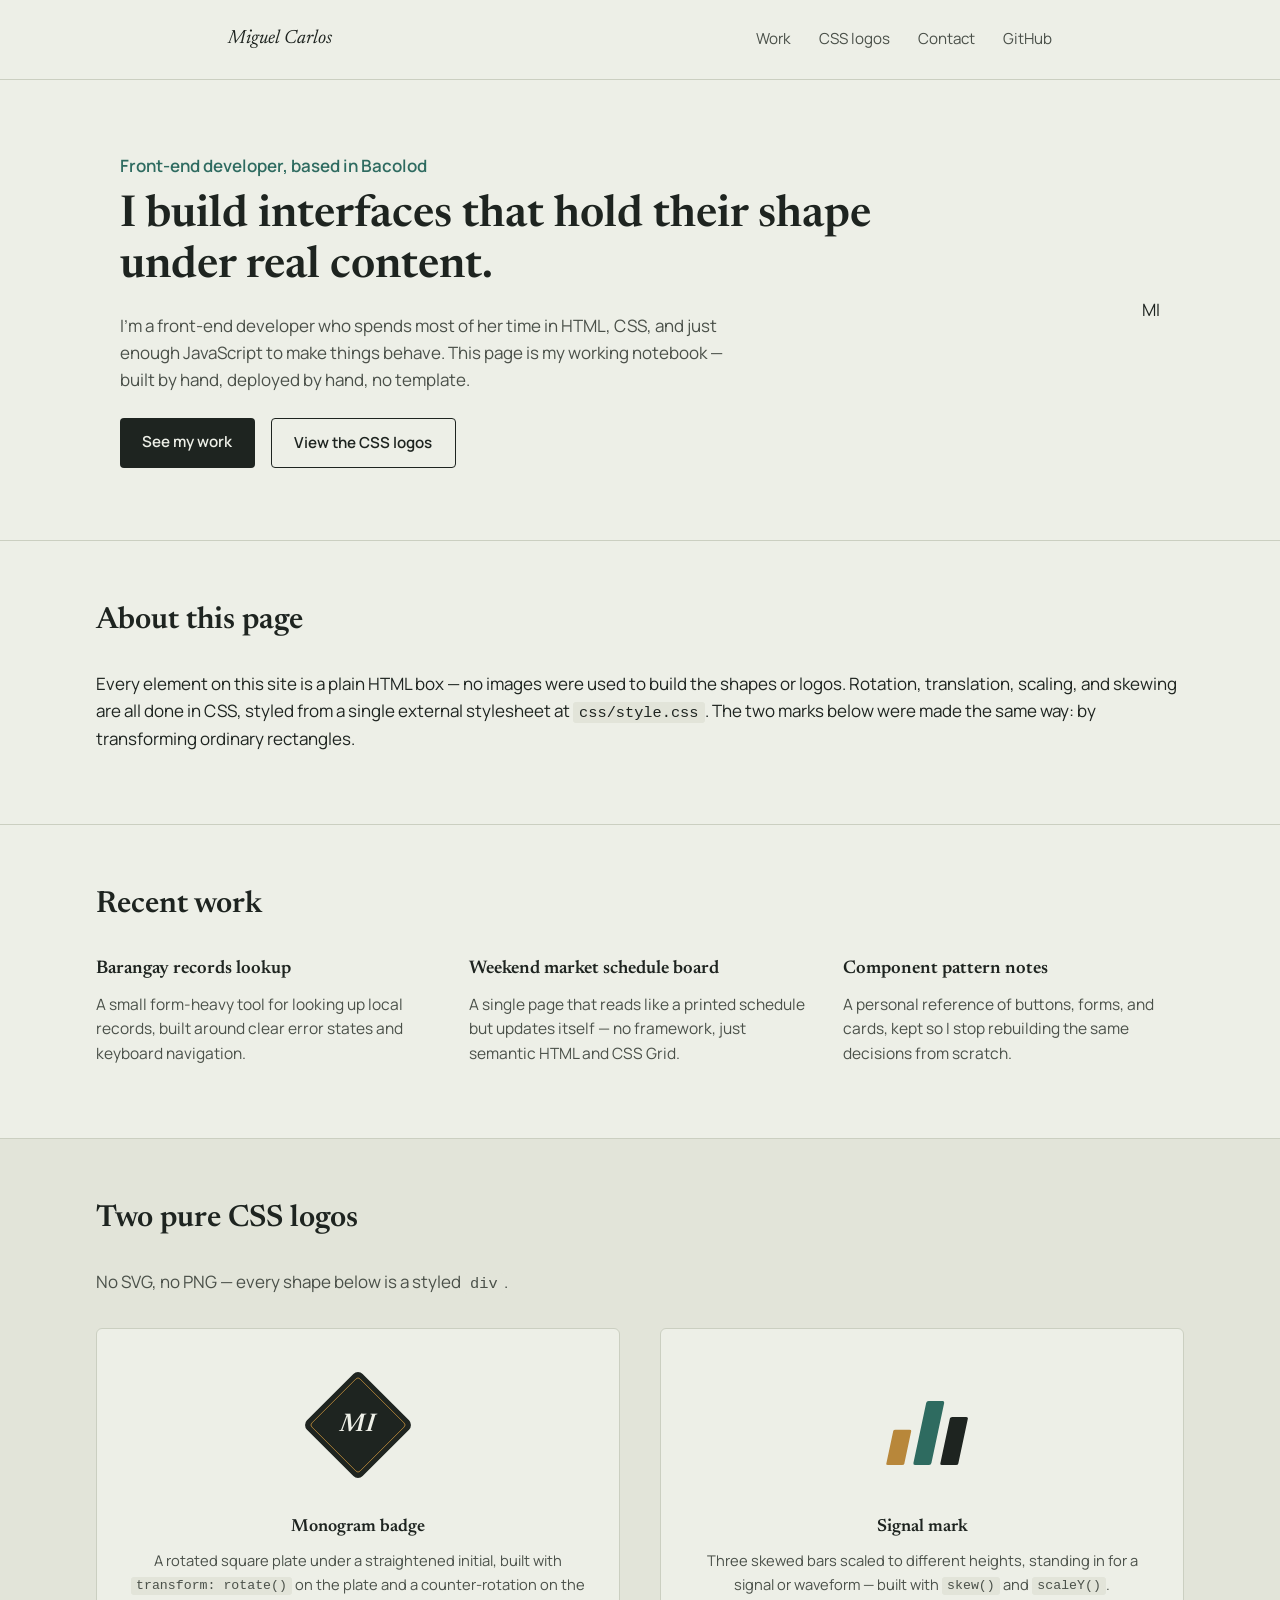
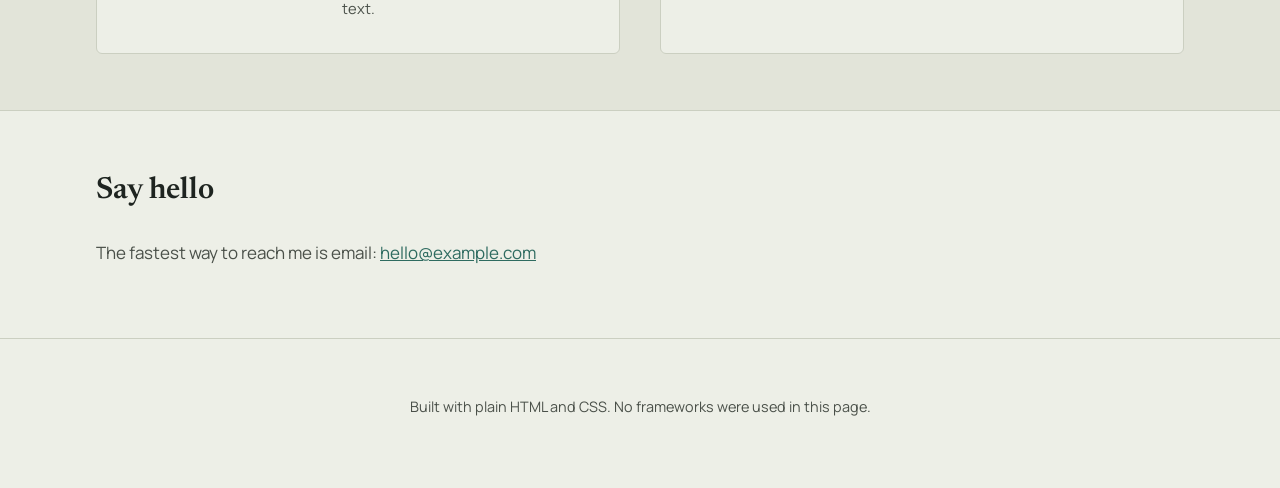
<file: index.html>
<!DOCTYPE html>
<html lang="en">
<head>
  <meta charset="UTF-8">
  <meta name="viewport" content="width=device-width, initial-scale=1.0">
  <title>Mara Ilagan — Front-End Developer</title>
  <link rel="preconnect" href="https://fonts.googleapis.com">
  <link href="https://fonts.googleapis.com/css2?family=Newsreader:ital,opsz,wght@0,6..72,400;0,6..72,500;0,6..72,600;1,6..72,400&family=Manrope:wght@400;500;600;700&display=swap" rel="stylesheet">
  <link rel="stylesheet" href="style.css">
</head>
<body>

  <header class="site-header">
    <a href="#top" class="wordmark">Miguel Carlos</a>
    <nav class="site-nav">
      <a href="#work">Work</a>
      <a href="#logos">CSS logos</a>
      <a href="#contact">Contact</a>
      <a href="https://github.com/" class="nav-link-external" target="_blank" rel="noopener">GitHub</a>
    </nav>
  </header>

  <main id="top">

    <section class="hero">
      <div class="hero-copy">
        <p class="hero-kicker">Front-end developer, based in Bacolod</p>
        <h1>I build interfaces that hold their shape<br>under real content.</h1>
        <p class="hero-lede">
          I'm a front-end developer who spends most of her time in HTML, CSS,
          and just enough JavaScript to make things behave. This page is my
          working notebook — built by hand, deployed by hand, no template.
        </p>
        <div class="hero-actions">
          <a href="#work" class="btn btn-primary">See my work</a>
          <a href="#logos" class="btn btn-ghost">View the CSS logos</a>
        </div>
      </div>

      <div class="hero-mark" aria-hidden="true">
        <div class="mark-badge">
          <span class="mark-badge-inner">MI</span>
        </div>
      </div>
    </section>

    <section class="about" id="about">
      <h2>About this page</h2>
      <p>
        Every element on this site is a plain HTML box — no images were used
        to build the shapes or logos. Rotation, translation, scaling, and
        skewing are all done in CSS, styled from a single external
        stylesheet at <code>css/style.css</code>. The two marks below were
        made the same way: by transforming ordinary rectangles.
      </p>
    </section>

    <section class="work" id="work">
      <h2>Recent work</h2>
      <div class="work-list">
        <article class="work-item">
          <h3>Barangay records lookup</h3>
          <p>A small form-heavy tool for looking up local records, built around clear error states and keyboard navigation.</p>
        </article>
        <article class="work-item">
          <h3>Weekend market schedule board</h3>
          <p>A single page that reads like a printed schedule but updates itself — no framework, just semantic HTML and CSS Grid.</p>
        </article>
        <article class="work-item">
          <h3>Component pattern notes</h3>
          <p>A personal reference of buttons, forms, and cards, kept so I stop rebuilding the same decisions from scratch.</p>
        </article>
      </div>
    </section>

    <section class="logos" id="logos">
      <h2>Two pure CSS logos</h2>
      <p class="logos-intro">
        No SVG, no PNG — every shape below is a styled <code>div</code>.
      </p>

      <div class="logo-showcase">

        <div class="logo-card">
          <div class="logo-stage">
            <div class="logo-monogram" aria-label="MI monogram logo">
              <div class="logo-monogram-plate"></div>
              <span class="logo-monogram-text">MI</span>
            </div>
          </div>
          <h3>Monogram badge</h3>
          <p>A rotated square plate under a straightened initial, built with <code>transform: rotate()</code> on the plate and a counter-rotation on the text.</p>
        </div>

        <div class="logo-card">
          <div class="logo-stage">
            <div class="logo-signal" aria-label="Signal mark logo">
              <span class="signal-bar signal-bar-1"></span>
              <span class="signal-bar signal-bar-2"></span>
              <span class="signal-bar signal-bar-3"></span>
            </div>
          </div>
          <h3>Signal mark</h3>
          <p>Three skewed bars scaled to different heights, standing in for a signal or waveform — built with <code>skew()</code> and <code>scaleY()</code>.</p>
        </div>

      </div>
    </section>

    <section class="contact" id="contact">
      <h2>Say hello</h2>
      <p>
        The fastest way to reach me is email:
        <a href="mailto:hello@example.com">hello@example.com</a>
      </p>
    </section>

  </main>

  <footer class="site-footer">
    <p>Built with plain HTML and CSS. No frameworks were used in this page.</p>
  </footer>

</body>
</html>
</file>
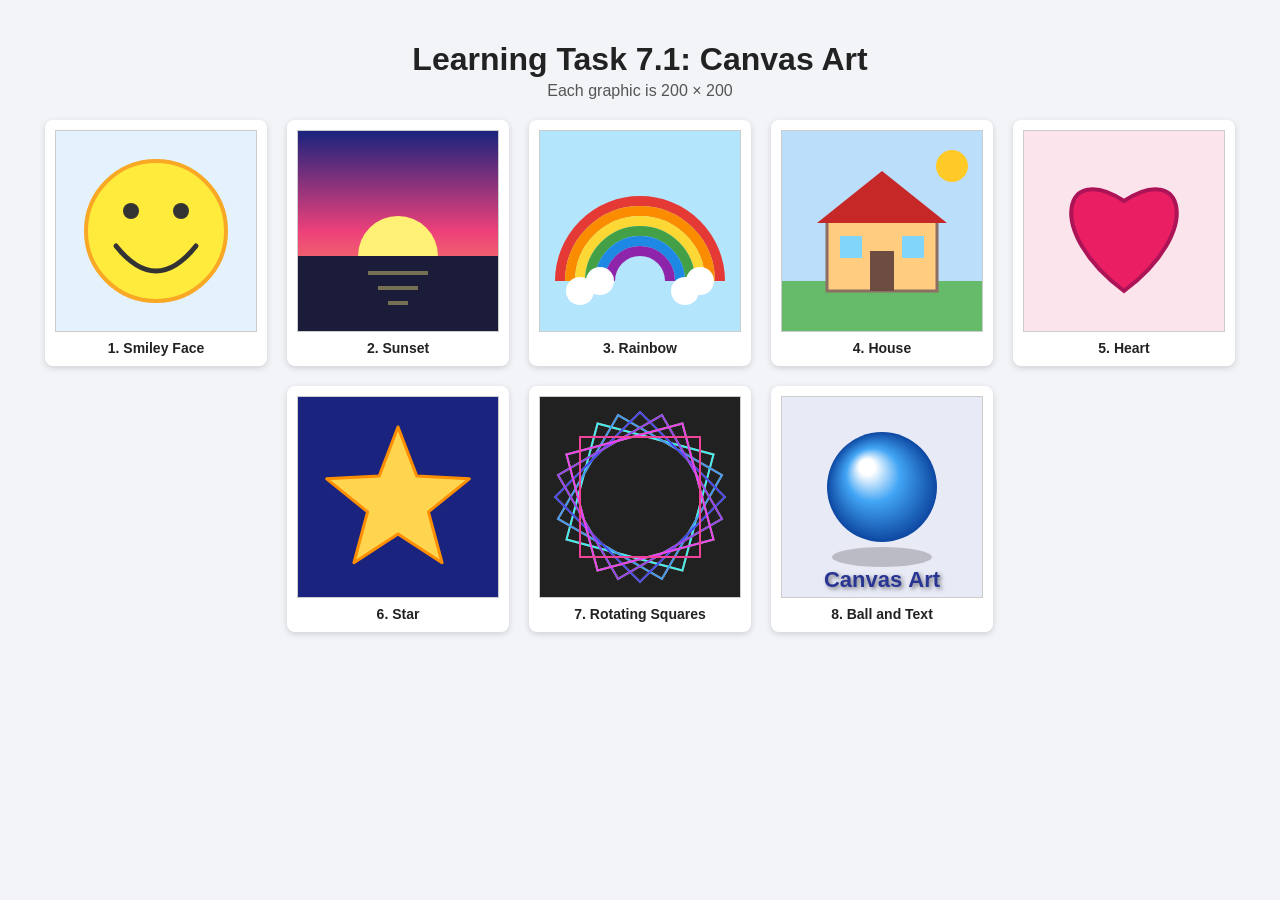
<file: Canvas/canvas-art.html>
<!DOCTYPE html>
<html lang="en">
<head>
<meta charset="UTF-8">
<meta name="viewport" content="width=device-width, initial-scale=1">
<title>Learning Task 7.1 - Canvas Art</title>
<style>
  body { font-family: Arial, sans-serif; background: #f2f4f8; margin: 0; padding: 20px; color: #222; }
  h1 { text-align: center; margin-bottom: 4px; }
  p.sub { text-align: center; margin-top: 0; color: #555; }
  .gallery { display: flex; flex-wrap: wrap; gap: 20px; justify-content: center; margin-top: 20px; }
  figure { margin: 0; background: #fff; padding: 10px; border-radius: 8px; box-shadow: 0 2px 6px rgba(0,0,0,.15); }
  figcaption { text-align: center; font-size: 14px; margin-top: 8px; font-weight: bold; }
  canvas { display: block; border: 1px solid #ccc; }
</style>
</head>
<body>
<h1>Learning Task 7.1: Canvas Art</h1>
<p class="sub">Each graphic is 200 &times; 200</p>
<div class="gallery" id="gallery"></div>

<script>
const gallery = document.getElementById("gallery");

// Creates a 200x200 canvas with a caption and returns its 2D context
function makeCanvas(title) {
  const fig = document.createElement("figure");
  const c = document.createElement("canvas");
  c.width = 200; c.height = 200;
  const cap = document.createElement("figcaption");
  cap.textContent = title;
  fig.appendChild(c); fig.appendChild(cap);
  gallery.appendChild(fig);
  return c.getContext("2d");
}

// 1. Smiley face (arc, quadraticCurveTo)
(function () {
  const ctx = makeCanvas("1. Smiley Face");
  ctx.fillStyle = "#e3f2fd"; ctx.fillRect(0, 0, 200, 200);
  ctx.beginPath(); ctx.arc(100, 100, 70, 0, Math.PI * 2);
  ctx.fillStyle = "#ffeb3b"; ctx.fill();
  ctx.lineWidth = 4; ctx.strokeStyle = "#f9a825"; ctx.stroke();
  ctx.fillStyle = "#333";
  ctx.beginPath(); ctx.arc(75, 80, 8, 0, Math.PI * 2); ctx.fill();
  ctx.beginPath(); ctx.arc(125, 80, 8, 0, Math.PI * 2); ctx.fill();
  ctx.beginPath(); ctx.moveTo(60, 115);
  ctx.quadraticCurveTo(100, 165, 140, 115);
  ctx.lineWidth = 5; ctx.strokeStyle = "#333"; ctx.lineCap = "round"; ctx.stroke();
})();

// 2. Sunset (createLinearGradient, arc)
(function () {
  const ctx = makeCanvas("2. Sunset");
  const g = ctx.createLinearGradient(0, 0, 0, 200);
  g.addColorStop(0, "#1a237e"); g.addColorStop(0.5, "#ec407a"); g.addColorStop(1, "#ffb74d");
  ctx.fillStyle = g; ctx.fillRect(0, 0, 200, 200);
  ctx.beginPath(); ctx.arc(100, 125, 40, Math.PI, 0);
  ctx.fillStyle = "#fff176"; ctx.fill();
  ctx.fillStyle = "#1b1b3a"; ctx.fillRect(0, 125, 200, 75);
  ctx.fillStyle = "rgba(255,241,118,0.4)";
  ctx.fillRect(70, 140, 60, 4); ctx.fillRect(80, 155, 40, 4); ctx.fillRect(90, 170, 20, 4);
})();

// 3. Rainbow (concentric arcs, lineWidth)
(function () {
  const ctx = makeCanvas("3. Rainbow");
  ctx.fillStyle = "#b3e5fc"; ctx.fillRect(0, 0, 200, 200);
  const colors = ["#e53935", "#fb8c00", "#fdd835", "#43a047", "#1e88e5", "#8e24aa"];
  ctx.lineWidth = 10;
  colors.forEach((col, i) => {
    ctx.beginPath(); ctx.arc(100, 150, 80 - i * 10, Math.PI, 0);
    ctx.strokeStyle = col; ctx.stroke();
  });
  ctx.fillStyle = "#fff";
  [[40, 160], [60, 150], [145, 160], [160, 150]].forEach(([x, y]) => {
    ctx.beginPath(); ctx.arc(x, y, 14, 0, Math.PI * 2); ctx.fill();
  });
})();

// 4. House (fillRect, strokeRect, path triangle)
(function () {
  const ctx = makeCanvas("4. House");
  ctx.fillStyle = "#bbdefb"; ctx.fillRect(0, 0, 200, 200);
  ctx.fillStyle = "#66bb6a"; ctx.fillRect(0, 150, 200, 50);
  ctx.fillStyle = "#ffcc80"; ctx.fillRect(45, 90, 110, 70);
  ctx.lineWidth = 3; ctx.strokeStyle = "#8d6e63"; ctx.strokeRect(45, 90, 110, 70);
  ctx.beginPath(); ctx.moveTo(35, 92); ctx.lineTo(100, 40); ctx.lineTo(165, 92); ctx.closePath();
  ctx.fillStyle = "#c62828"; ctx.fill();
  ctx.fillStyle = "#6d4c41"; ctx.fillRect(88, 120, 24, 40);
  ctx.fillStyle = "#81d4fa"; ctx.fillRect(58, 105, 22, 22); ctx.fillRect(120, 105, 22, 22);
  ctx.beginPath(); ctx.arc(170, 35, 16, 0, Math.PI * 2); ctx.fillStyle = "#ffca28"; ctx.fill();
})();

// 5. Heart (bezierCurveTo)
(function () {
  const ctx = makeCanvas("5. Heart");
  ctx.fillStyle = "#fce4ec"; ctx.fillRect(0, 0, 200, 200);
  ctx.beginPath();
  ctx.moveTo(100, 160);
  ctx.bezierCurveTo(20, 100, 40, 30, 100, 70);
  ctx.bezierCurveTo(160, 30, 180, 100, 100, 160);
  ctx.closePath();
  ctx.fillStyle = "#e91e63"; ctx.fill();
  ctx.lineWidth = 4; ctx.strokeStyle = "#ad1457"; ctx.stroke();
})();

// 6. Star (path with a loop)
(function () {
  const ctx = makeCanvas("6. Star");
  ctx.fillStyle = "#1a237e"; ctx.fillRect(0, 0, 200, 200);
  const cx = 100, cy = 105, outer = 75, inner = 32;
  ctx.beginPath();
  for (let i = 0; i < 10; i++) {
    const r = i % 2 === 0 ? outer : inner;
    const a = -Math.PI / 2 + i * Math.PI / 5;
    const x = cx + r * Math.cos(a), y = cy + r * Math.sin(a);
    i === 0 ? ctx.moveTo(x, y) : ctx.lineTo(x, y);
  }
  ctx.closePath();
  ctx.fillStyle = "#ffd54f"; ctx.fill();
  ctx.lineWidth = 3; ctx.strokeStyle = "#ff8f00"; ctx.lineJoin = "round"; ctx.stroke();
})();

// 7. Rotating squares (save, translate, rotate, restore)
(function () {
  const ctx = makeCanvas("7. Rotating Squares");
  ctx.fillStyle = "#212121"; ctx.fillRect(0, 0, 200, 200);
  ctx.save();
  ctx.translate(100, 100);
  for (let i = 0; i < 12; i++) {
    ctx.rotate(Math.PI / 12);
    ctx.strokeStyle = "hsl(" + (i * 30) + ", 85%, 60%)";
    ctx.lineWidth = 2;
    ctx.strokeRect(-60, -60, 120, 120);
  }
  ctx.restore();
})();

// 8. Glowing ball with text (createRadialGradient, shadow, fillText)
(function () {
  const ctx = makeCanvas("8. Ball and Text");
  ctx.fillStyle = "#e8eaf6"; ctx.fillRect(0, 0, 200, 200);
  ctx.beginPath(); ctx.ellipse(100, 160, 50, 10, 0, 0, Math.PI * 2);
  ctx.fillStyle = "rgba(0,0,0,0.2)"; ctx.fill();
  const g = ctx.createRadialGradient(85, 70, 8, 100, 90, 55);
  g.addColorStop(0, "#fff"); g.addColorStop(0.4, "#42a5f5"); g.addColorStop(1, "#0d47a1");
  ctx.beginPath(); ctx.arc(100, 90, 55, 0, Math.PI * 2);
  ctx.fillStyle = g; ctx.fill();
  ctx.shadowColor = "rgba(0,0,0,0.5)"; ctx.shadowBlur = 4;
  ctx.shadowOffsetX = 2; ctx.shadowOffsetY = 2;
  ctx.font = "bold 22px Arial"; ctx.textAlign = "center";
  ctx.fillStyle = "#283593"; ctx.fillText("Canvas Art", 100, 190);
})();
</script>
</body>
</html>
</file>
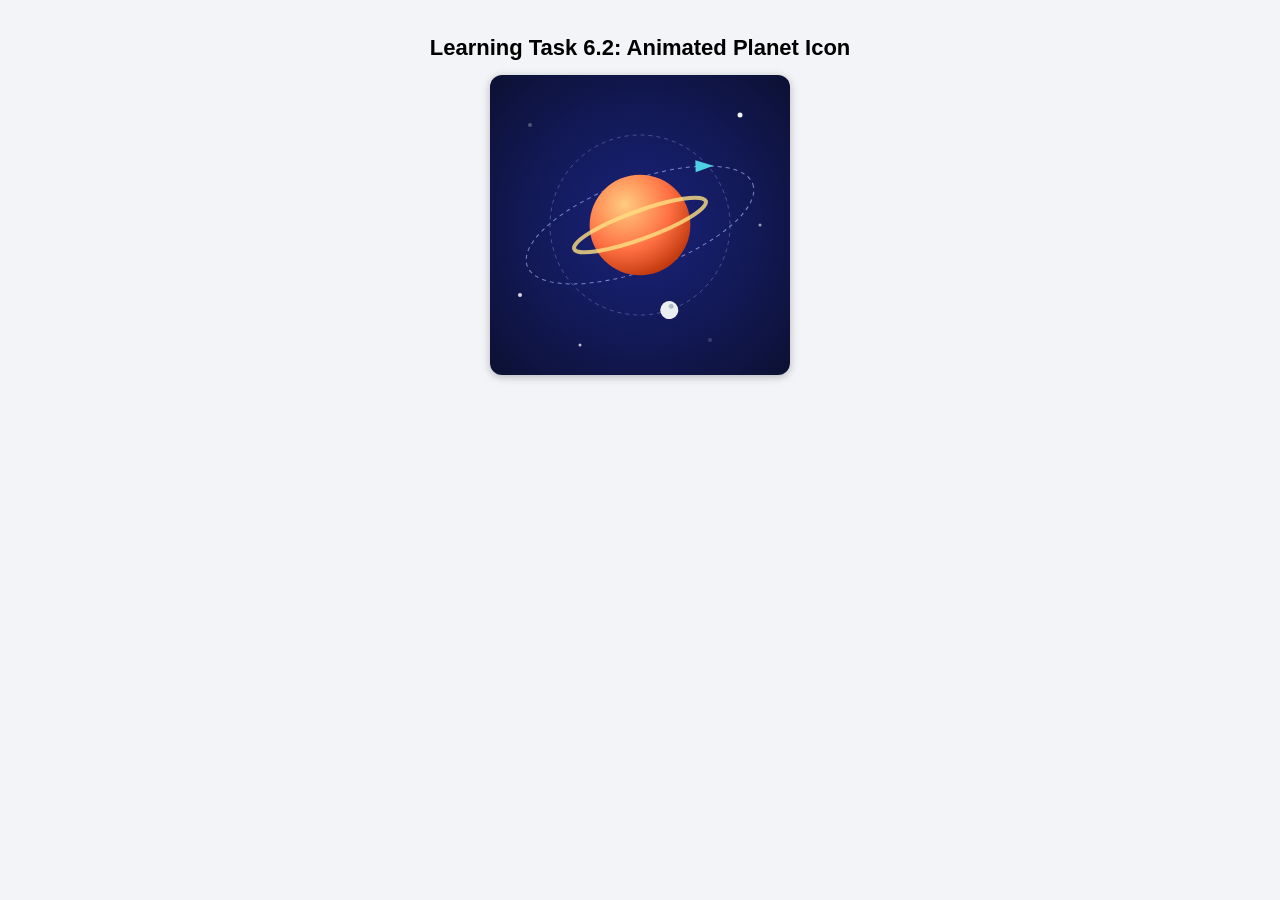
<file: SVG/svg-animated-icon.html>
<!DOCTYPE html>
<html lang="en">
<head>
<meta charset="UTF-8">
<meta name="viewport" content="width=device-width, initial-scale=1">
<title>Learning Task 6.2 - SVG Animated Icon</title>
<style>
  body { margin: 0; padding: 20px; background: #f2f4f8; font-family: Arial, sans-serif; text-align: center; }
  h1 { font-size: 22px; }
  svg { border-radius: 12px; box-shadow: 0 2px 8px rgba(0,0,0,.25); }
</style>
</head>
<body>
<h1>Learning Task 6.2: Animated Planet Icon</h1>

<svg width="300" height="300" viewBox="0 0 300 300" xmlns="http://www.w3.org/2000/svg">
  <defs>
    <radialGradient id="space" cx="50%" cy="50%" r="75%">
      <stop offset="0%" stop-color="#1a237e"/>
      <stop offset="100%" stop-color="#0b0f2e"/>
    </radialGradient>
    <radialGradient id="planet" cx="35%" cy="30%" r="75%">
      <stop offset="0%" stop-color="#ffcc80"/>
      <stop offset="60%" stop-color="#ff7043"/>
      <stop offset="100%" stop-color="#bf360c"/>
    </radialGradient>
  </defs>

  <!-- Space background -->
  <rect width="300" height="300" fill="url(#space)"/>

  <!-- Twinkling stars -->
  <g fill="#fff">
    <circle cx="40" cy="50" r="2">
      <animate attributeName="opacity" values="1;0.1;1" dur="2s" repeatCount="indefinite"/>
    </circle>
    <circle cx="250" cy="40" r="2.5">
      <animate attributeName="opacity" values="0.1;1;0.1" dur="2.5s" repeatCount="indefinite"/>
    </circle>
    <circle cx="270" cy="150" r="1.5">
      <animate attributeName="opacity" values="1;0.2;1" dur="1.6s" repeatCount="indefinite"/>
    </circle>
    <circle cx="30" cy="220" r="2">
      <animate attributeName="opacity" values="0.2;1;0.2" dur="3s" repeatCount="indefinite"/>
    </circle>
    <circle cx="220" cy="265" r="2">
      <animate attributeName="opacity" values="1;0.1;1" dur="2.2s" repeatCount="indefinite"/>
    </circle>
    <circle cx="90" cy="270" r="1.5">
      <animate attributeName="opacity" values="0.1;1;0.1" dur="1.8s" repeatCount="indefinite"/>
    </circle>
  </g>

  <!-- Orbit paths -->
  <ellipse cx="150" cy="150" rx="120" ry="45" fill="none" stroke="#7986cb" stroke-width="1" stroke-dasharray="4 4"
           transform="rotate(-20 150 150)"/>
  <ellipse cx="150" cy="150" rx="90" ry="90" fill="none" stroke="#7986cb" stroke-width="1" stroke-dasharray="4 4" opacity="0.5"/>

  <!-- Planet (gently pulses) -->
  <circle cx="150" cy="150" r="48" fill="url(#planet)">
    <animate attributeName="r" values="48;51;48" dur="3s" repeatCount="indefinite"/>
  </circle>

  <!-- Moon on the round orbit -->
  <g>
    <circle cx="240" cy="150" r="9" fill="#eceff1"/>
    <circle cx="237" cy="147" r="2.5" fill="#b0bec5"/>
    <animateTransform attributeName="transform" type="rotate"
                      from="0 150 150" to="360 150 150" dur="6s" repeatCount="indefinite"/>
  </g>

  <!-- Small ship on the tilted orbit -->
  <g transform="rotate(-20 150 150)">
    <g>
      <polygon points="10,0 -8,-6 -8,6" fill="#4dd0e1"/>
      <animateMotion dur="8s" repeatCount="indefinite" rotate="auto"
                     path="M150,105 A120,45 0 0 1 270,150 A120,45 0 0 1 150,195 A120,45 0 0 1 30,150 A120,45 0 0 1 150,105 Z"/>
    </g>
  </g>

  <!-- Spinning ring around the planet -->
  <ellipse cx="150" cy="150" rx="70" ry="14" fill="none" stroke="#ffe082" stroke-width="4" opacity="0.8"
           transform="rotate(-20 150 150)"/>
</svg>

</body>
</html>
</file>
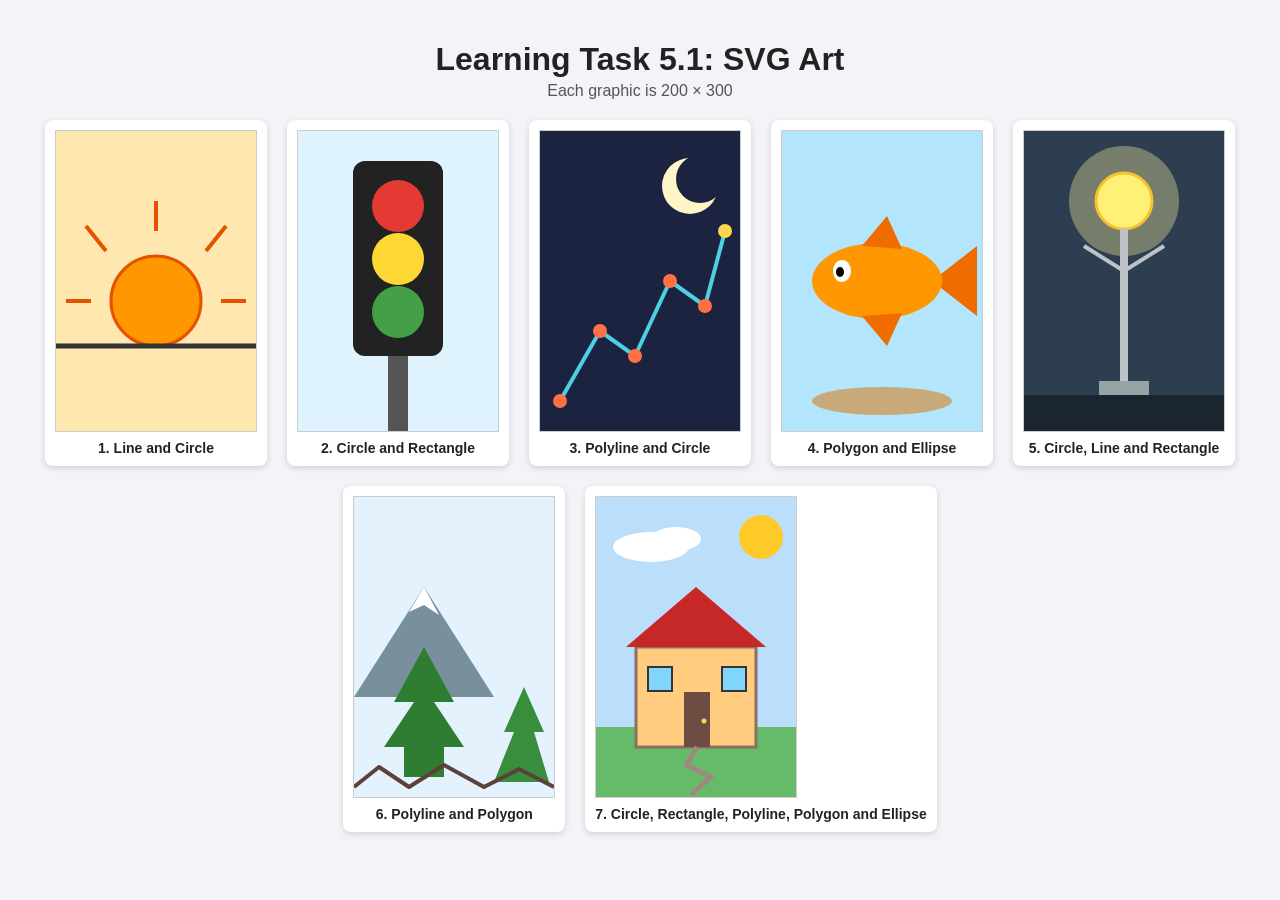
<file: SVG/svg-art.html>
<!DOCTYPE html>
<html lang="en">
<head>
<meta charset="UTF-8">
<meta name="viewport" content="width=device-width, initial-scale=1">
<title>Learning Task 5.1 - SVG Art</title>
<style>
  body { font-family: Arial, sans-serif; background: #f2f4f8; margin: 0; padding: 20px; color: #222; }
  h1 { text-align: center; margin-bottom: 4px; }
  p.sub { text-align: center; margin-top: 0; color: #555; }
  .gallery { display: flex; flex-wrap: wrap; gap: 20px; justify-content: center; margin-top: 20px; }
  figure { margin: 0; background: #fff; padding: 10px; border-radius: 8px; box-shadow: 0 2px 6px rgba(0,0,0,.15); }
  figcaption { text-align: center; font-size: 14px; margin-top: 8px; font-weight: bold; }
  svg { display: block; border: 1px solid #ccc; }
</style>
</head>
<body>
<h1>Learning Task 5.1: SVG Art</h1>
<p class="sub">Each graphic is 200 &times; 300</p>

<div class="gallery">

  <!-- 1. Line and Circle: Sunrise -->
  <figure>
    <svg width="200" height="300" viewBox="0 0 200 300">
      <rect width="200" height="300" fill="#ffe8b0"/>
      <circle cx="100" cy="170" r="45" fill="#ff9800" stroke="#e65100" stroke-width="3"/>
      <line x1="100" y1="100" x2="100" y2="70" stroke="#e65100" stroke-width="4"/>
      <line x1="50" y1="120" x2="30" y2="95" stroke="#e65100" stroke-width="4"/>
      <line x1="150" y1="120" x2="170" y2="95" stroke="#e65100" stroke-width="4"/>
      <line x1="35" y1="170" x2="10" y2="170" stroke="#e65100" stroke-width="4"/>
      <line x1="165" y1="170" x2="190" y2="170" stroke="#e65100" stroke-width="4"/>
      <line x1="0" y1="215" x2="200" y2="215" stroke="#333" stroke-width="5"/>
    </svg>
    <figcaption>1. Line and Circle</figcaption>
  </figure>

  <!-- 2. Circle and Rectangle: Traffic light -->
  <figure>
    <svg width="200" height="300" viewBox="0 0 200 300">
      <rect width="200" height="300" fill="#dff3ff"/>
      <rect x="90" y="220" width="20" height="80" fill="#555"/>
      <rect x="55" y="30" width="90" height="195" rx="12" fill="#222"/>
      <circle cx="100" cy="75" r="26" fill="#e53935"/>
      <circle cx="100" cy="128" r="26" fill="#fdd835"/>
      <circle cx="100" cy="181" r="26" fill="#43a047"/>
    </svg>
    <figcaption>2. Circle and Rectangle</figcaption>
  </figure>

  <!-- 3. Polyline and Circle: Trail with moon and stops -->
  <figure>
    <svg width="200" height="300" viewBox="0 0 200 300">
      <rect width="200" height="300" fill="#1b2340"/>
      <circle cx="150" cy="55" r="28" fill="#fff6c8"/>
      <circle cx="160" cy="48" r="24" fill="#1b2340"/>
      <polyline points="20,270 60,200 95,225 130,150 165,175 185,100"
                fill="none" stroke="#4dd0e1" stroke-width="4" stroke-linejoin="round"/>
      <circle cx="20" cy="270" r="7" fill="#ff7043"/>
      <circle cx="60" cy="200" r="7" fill="#ff7043"/>
      <circle cx="95" cy="225" r="7" fill="#ff7043"/>
      <circle cx="130" cy="150" r="7" fill="#ff7043"/>
      <circle cx="165" cy="175" r="7" fill="#ff7043"/>
      <circle cx="185" cy="100" r="7" fill="#ffd54f"/>
    </svg>
    <figcaption>3. Polyline and Circle</figcaption>
  </figure>

  <!-- 4. Polygon and Ellipse: Fish -->
  <figure>
    <svg width="200" height="300" viewBox="0 0 200 300">
      <rect width="200" height="300" fill="#b3e5fc"/>
      <polygon points="150,150 195,115 195,185" fill="#ef6c00"/>
      <ellipse cx="95" cy="150" rx="65" ry="38" fill="#ff9800"/>
      <polygon points="80,115 105,85 120,118" fill="#ef6c00"/>
      <polygon points="80,185 105,215 120,182" fill="#ef6c00"/>
      <ellipse cx="60" cy="140" rx="9" ry="11" fill="#fff"/>
      <ellipse cx="58" cy="141" rx="4" ry="5" fill="#000"/>
      <ellipse cx="100" cy="270" rx="70" ry="14" fill="#c8a97a"/>
    </svg>
    <figcaption>4. Polygon and Ellipse</figcaption>
  </figure>

  <!-- 5. Circle, Line and Rectangle: Street lamp -->
  <figure>
    <svg width="200" height="300" viewBox="0 0 200 300">
      <rect width="200" height="300" fill="#2c3e50"/>
      <circle cx="100" cy="70" r="55" fill="#fff59d" opacity="0.35"/>
      <circle cx="100" cy="70" r="28" fill="#fff176" stroke="#fbc02d" stroke-width="3"/>
      <line x1="100" y1="98" x2="100" y2="250" stroke="#bdc3c7" stroke-width="8"/>
      <line x1="60" y1="115" x2="100" y2="140" stroke="#bdc3c7" stroke-width="4"/>
      <line x1="140" y1="115" x2="100" y2="140" stroke="#bdc3c7" stroke-width="4"/>
      <rect x="75" y="250" width="50" height="14" fill="#95a5a6"/>
      <rect x="0" y="264" width="200" height="36" fill="#1a252f"/>
    </svg>
    <figcaption>5. Circle, Line and Rectangle</figcaption>
  </figure>

  <!-- 6. Polyline and Polygon: Pine trees and mountain -->
  <figure>
    <svg width="200" height="300" viewBox="0 0 200 300">
      <rect width="200" height="300" fill="#e3f2fd"/>
      <polygon points="0,200 70,90 140,200" fill="#78909c"/>
      <polygon points="70,90 55,115 70,108 85,118" fill="#fff"/>
      <polygon points="50,280 50,250 30,250 60,205 40,205 70,150 100,205 80,205 110,250 90,250 90,280" fill="#2e7d32"/>
      <polygon points="140,285 160,235 150,235 170,190 190,235 180,235 195,285" fill="#388e3c"/>
      <polyline points="0,290 25,270 55,290 90,268 130,290 165,272 200,290"
                fill="none" stroke="#5d4037" stroke-width="4" stroke-linejoin="round"/>
    </svg>
    <figcaption>6. Polyline and Polygon</figcaption>
  </figure>

  <!-- 7. Circle, Rectangle, Polyline, Polygon and Ellipse: House scene -->
  <figure>
    <svg width="200" height="300" viewBox="0 0 200 300">
      <rect width="200" height="300" fill="#bbdefb"/>
      <circle cx="165" cy="40" r="22" fill="#ffca28"/>
      <ellipse cx="55" cy="50" rx="38" ry="15" fill="#fff"/>
      <ellipse cx="80" cy="42" rx="25" ry="12" fill="#fff"/>
      <rect x="0" y="230" width="200" height="70" fill="#66bb6a"/>
      <rect x="40" y="150" width="120" height="100" fill="#ffcc80" stroke="#8d6e63" stroke-width="3"/>
      <polygon points="30,150 100,90 170,150" fill="#c62828"/>
      <rect x="88" y="195" width="26" height="55" fill="#6d4c41"/>
      <rect x="52" y="170" width="24" height="24" fill="#81d4fa" stroke="#333" stroke-width="2"/>
      <rect x="126" y="170" width="24" height="24" fill="#81d4fa" stroke="#333" stroke-width="2"/>
      <circle cx="108" cy="224" r="2.5" fill="#ffd54f"/>
      <polyline points="101,250 90,268 115,280 95,298" fill="none" stroke="#a1887f" stroke-width="5" stroke-linejoin="round"/>
    </svg>
    <figcaption>7. Circle, Rectangle, Polyline, Polygon and Ellipse</figcaption>
  </figure>

</div>
</body>
</html>
</file>
<file: style.css>
/* ===========================================================
   Tokens
=========================================================== */
:root {
  --paper:      #EDEFE7;
  --paper-dim:  #E2E4D9;
  --ink:        #1E2420;
  --ink-soft:   #4A5049;
  --line:       #CBCFC1;
  --gold:       #B8873A;
  --teal:       #2E6B60;

  --font-display: "Newsreader", Georgia, serif;
  --font-body:    "Manrope", -apple-system, Segoe UI, sans-serif;

  --max-width: 68rem;
}

@media (prefers-reduced-motion: reduce) {
  * { animation-duration: 0.001ms !important; transition-duration: 0.001ms !important; }
}

/* ===========================================================
   Reset & base
=========================================================== */
* { box-sizing: border-box; }

html { scroll-behavior: smooth; }

body {
  margin: 0;
  background: var(--paper);
  color: var(--ink);
  font-family: var(--font-body);
  font-size: 17px;
  line-height: 1.6;
}

h1, h2, h3 { font-family: var(--font-display); font-weight: 600; margin: 0; }

p { margin: 0 0 1rem; max-width: 62ch; }

code {
  font-family: ui-monospace, SFMono-Regular, Menlo, monospace;
  background: var(--paper-dim);
  padding: 0.1em 0.4em;
  border-radius: 3px;
  font-size: 0.9em;
}

a { color: var(--teal); }
a:focus-visible, button:focus-visible {
  outline: 2px solid var(--gold);
  outline-offset: 3px;
}

section, header, footer {
  padding: 3.5rem 1.5rem;
}

section > *, header > *, footer > * {
  max-width: var(--max-width);
  margin-left: auto;
  margin-right: auto;
}

section h2 {
  font-size: 1.9rem;
  margin-bottom: 1.5rem;
}

/* ===========================================================
   Header
=========================================================== */
.site-header {
  display: flex;
  align-items: center;
  justify-content: space-between;
  padding: 1.5rem 1.5rem;
  border-bottom: 1px solid var(--line);
  flex-wrap: wrap;
  gap: 1rem;
}

.wordmark {
  font-family: var(--font-display);
  font-style: italic;
  font-size: 1.2rem;
  text-decoration: none;
  color: var(--ink);
}

.site-nav {
  display: flex;
  gap: 1.75rem;
  font-size: 0.95rem;
}

.site-nav a {
  text-decoration: none;
  color: var(--ink-soft);
}

.site-nav a:hover { color: var(--teal); }

/* ===========================================================
   Hero
=========================================================== */
.hero {
  display: flex;
  align-items: center;
  gap: 3rem;
  padding-top: 4.5rem;
  padding-bottom: 4.5rem;
  max-width: var(--max-width);
  margin: 0 auto;
  flex-wrap: wrap;
}

.hero-copy { flex: 1 1 26rem; }

.hero-kicker {
  color: var(--teal);
  font-weight: 600;
  margin-bottom: 0.75rem;
}

.hero h1 {
  font-size: clamp(1.9rem, 4vw, 2.75rem);
  line-height: 1.15;
  margin-bottom: 1.25rem;
}

.hero-lede { color: var(--ink-soft); }

.hero-actions {
  display: flex;
  gap: 1rem;
  margin-top: 1.5rem;
  flex-wrap: wrap;
}

.btn {
  display: inline-block;
  padding: 0.75rem 1.4rem;
  border-radius: 4px;
  text-decoration: none;
  font-weight: 600;
  font-size: 0.95rem;
}

.btn-primary {
  background: var(--ink);
  color: var(--paper);
}

.btn-primary:hover { background: var(--teal); }

.btn-ghost {
  border: 1px solid var(--ink);
  color: var(--ink);
}

.btn-ghost:hover { border-color: var(--teal); color: var(--teal); }

.hero-mark {
  flex: 0 0 auto;
  display: flex;
  justify-content: center;
}

/* ===========================================================
   About / Work
=========================================================== */
.about, .work, .contact {
  border-top: 1px solid var(--line);
}

.work-list {
  display: grid;
  grid-template-columns: repeat(auto-fit, minmax(15rem, 1fr));
  gap: 2rem;
}

.work-item h3 {
  font-size: 1.15rem;
  margin-bottom: 0.5rem;
}

.work-item p { color: var(--ink-soft); font-size: 0.97rem; }

/* ===========================================================
   Logo section
=========================================================== */
.logos {
  border-top: 1px solid var(--line);
  background: var(--paper-dim);
}

.logos-intro { color: var(--ink-soft); }

.logo-showcase {
  display: grid;
  grid-template-columns: repeat(auto-fit, minmax(16rem, 1fr));
  gap: 2.5rem;
  margin-top: 2rem;
}

.logo-card {
  background: var(--paper);
  border: 1px solid var(--line);
  border-radius: 6px;
  padding: 2rem;
  text-align: center;
}

.logo-card h3 {
  font-size: 1.1rem;
  margin-bottom: 0.5rem;
}

.logo-card p {
  font-size: 0.92rem;
  color: var(--ink-soft);
  margin: 0 auto;
}

.logo-stage {
  height: 8rem;
  display: flex;
  align-items: center;
  justify-content: center;
  margin-bottom: 1.5rem;
}

/* --- Logo 1: rotated monogram badge --- */
.logo-monogram {
  position: relative;
  width: 6rem;
  height: 6rem;
  display: flex;
  align-items: center;
  justify-content: center;
}

.logo-monogram-plate {
  position: absolute;
  inset: 0;
  background: var(--ink);
  transform: rotate(45deg) scale(0.82);
  border-radius: 8px;
}

.logo-monogram-plate::after {
  content: "";
  position: absolute;
  inset: 0.35rem;
  border: 1px solid var(--gold);
  border-radius: 4px;
}

.logo-monogram-text {
  position: relative;
  font-family: var(--font-display);
  font-style: italic;
  font-weight: 600;
  font-size: 1.6rem;
  color: var(--paper);
  transform: rotate(0deg);
  letter-spacing: 0.02em;
}

/* --- Logo 2: skewed signal bars --- */
.logo-signal {
  display: flex;
  align-items: flex-end;
  gap: 0.6rem;
  height: 5rem;
}

.signal-bar {
  display: block;
  width: 1.1rem;
  height: 4rem;
  background: var(--teal);
  transform: skewX(-12deg);
  border-radius: 2px;
  transform-origin: bottom;
}

.signal-bar-1 { transform: skewX(-12deg) scaleY(0.55); background: var(--gold); }
.signal-bar-2 { transform: skewX(-12deg) scaleY(1); }
.signal-bar-3 { transform: skewX(-12deg) scaleY(0.75); background: var(--ink); }

/* ===========================================================
   Contact & Footer
=========================================================== */
.contact p { color: var(--ink-soft); }

.site-footer {
  border-top: 1px solid var(--line);
  text-align: center;
  color: var(--ink-soft);
  font-size: 0.9rem;
}

/* ===========================================================
   Responsive
=========================================================== */
@media (max-width: 40rem) {
  .hero { flex-direction: column-reverse; text-align: left; }
  .site-nav { gap: 1.1rem; font-size: 0.9rem; }
}
</file>
